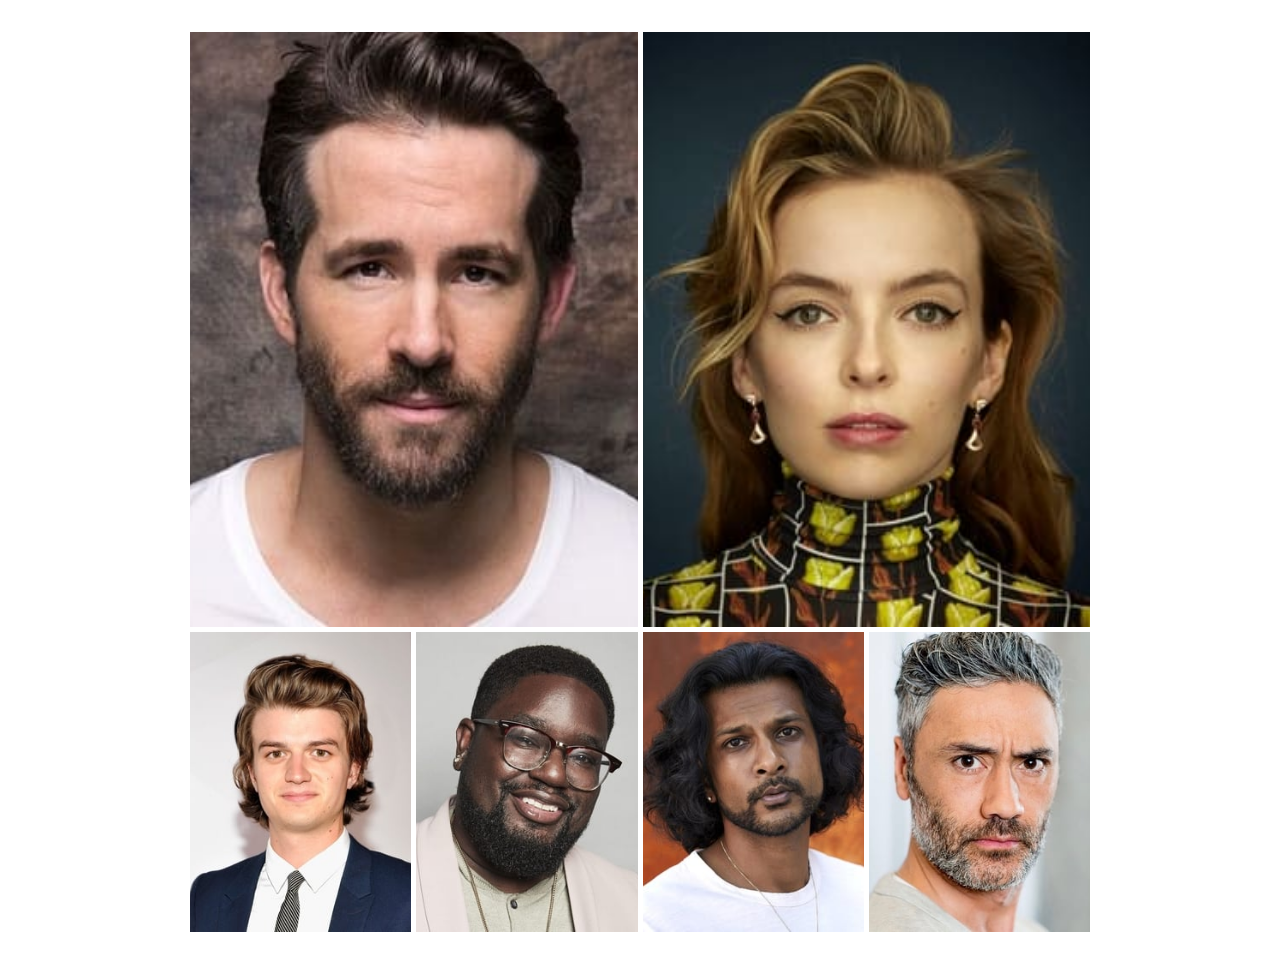
<file: actors_gallery.html>
<!DOCTYPE html>
<html lang="en">
<head>
    <meta charset="UTF-8">
    <meta http-equiv="X-UA-Compatible" content="IE=edge">
    <meta name="viewport" content="width=device-width, initial-scale=1.0">
    <link rel="stylesheet" href="css/gallery.css">
    <title>Free Guy Actors Gallery</title>
</head>
<body>
    <div class="container">
        <div class="ryan">
            <div class="img">
                <img src="code_images/ryan.jpg" alt="">
            </div>
        </div>
        <div class="jodie">
            <div class="img">
                <img src="code_images/jodie.jpg" alt="">
            </div>
        </div>
        <div class="joe">
            <div class="img">
                <img src="code_images/joe.jpg" alt="">
            </div>
        </div>
        <div class="lil_rel">
            <div class="img">
                <img src="code_images/lil_rel.jpg" alt="">
            </div>
        </div>
        <div class="utkarsh">
            <div class="img">
                <img src="code_images/utkarsh.jpg" alt="">
            </div>
        </div>
        <div class="taika">
            <div class="img">
                <img src="code_images/taika.jpg" alt="">
            </div>
        </div>
    </div>
</body>
</html>
</file>
<file: css/gallery.css>
* {
    margin: 0;
    padding: 0;
    box-sizing: border-box;
}

.container {
    width: 900px;
    height: 900px;
    margin: 2rem auto;
    display: grid;
    grid-template-columns: repeat(4, 1fr);
    grid-template-rows: 595px 300px;
    gap: 5px;
}

.container > div {
    width: 100%;
    height: 100%;
}

.img {
    width: 100%;
    height: 100%;
}

.img img {
    width: 100%;
    height: 100%;
    object-fit: cover;
}

.ryan {
    grid-column: 1/3;
    grid-row: 1/2;
}

.jodie {
    grid-column: 3/5;
    grid-row: 1/2;
}

@media (max-width: 568px) {
    body{
        background-color: #000;
    }
    .container {
        width: auto;
        grid-template-columns: repeat(1, auto);
        grid-template-rows: repeat(6, 1fr);
        grid-template-areas: 
        "ryan"
        "jodie"
        "joe"
        "lil_rel"
        "utkarsh"
        "taika"
        ;
    }

    .ryan {
        grid-area: ryan;
    }

    .jodie {
        grid-area: jodie;
    }

    .joe {
        grid-area: joe;
    }

    .lil_rel {
        grid-area: lil_rel;
    }

    .utkarsh {
        grid-area: utkarsh;
    }

    .taika {
        grid-area: taika;
    }
}
</file>
